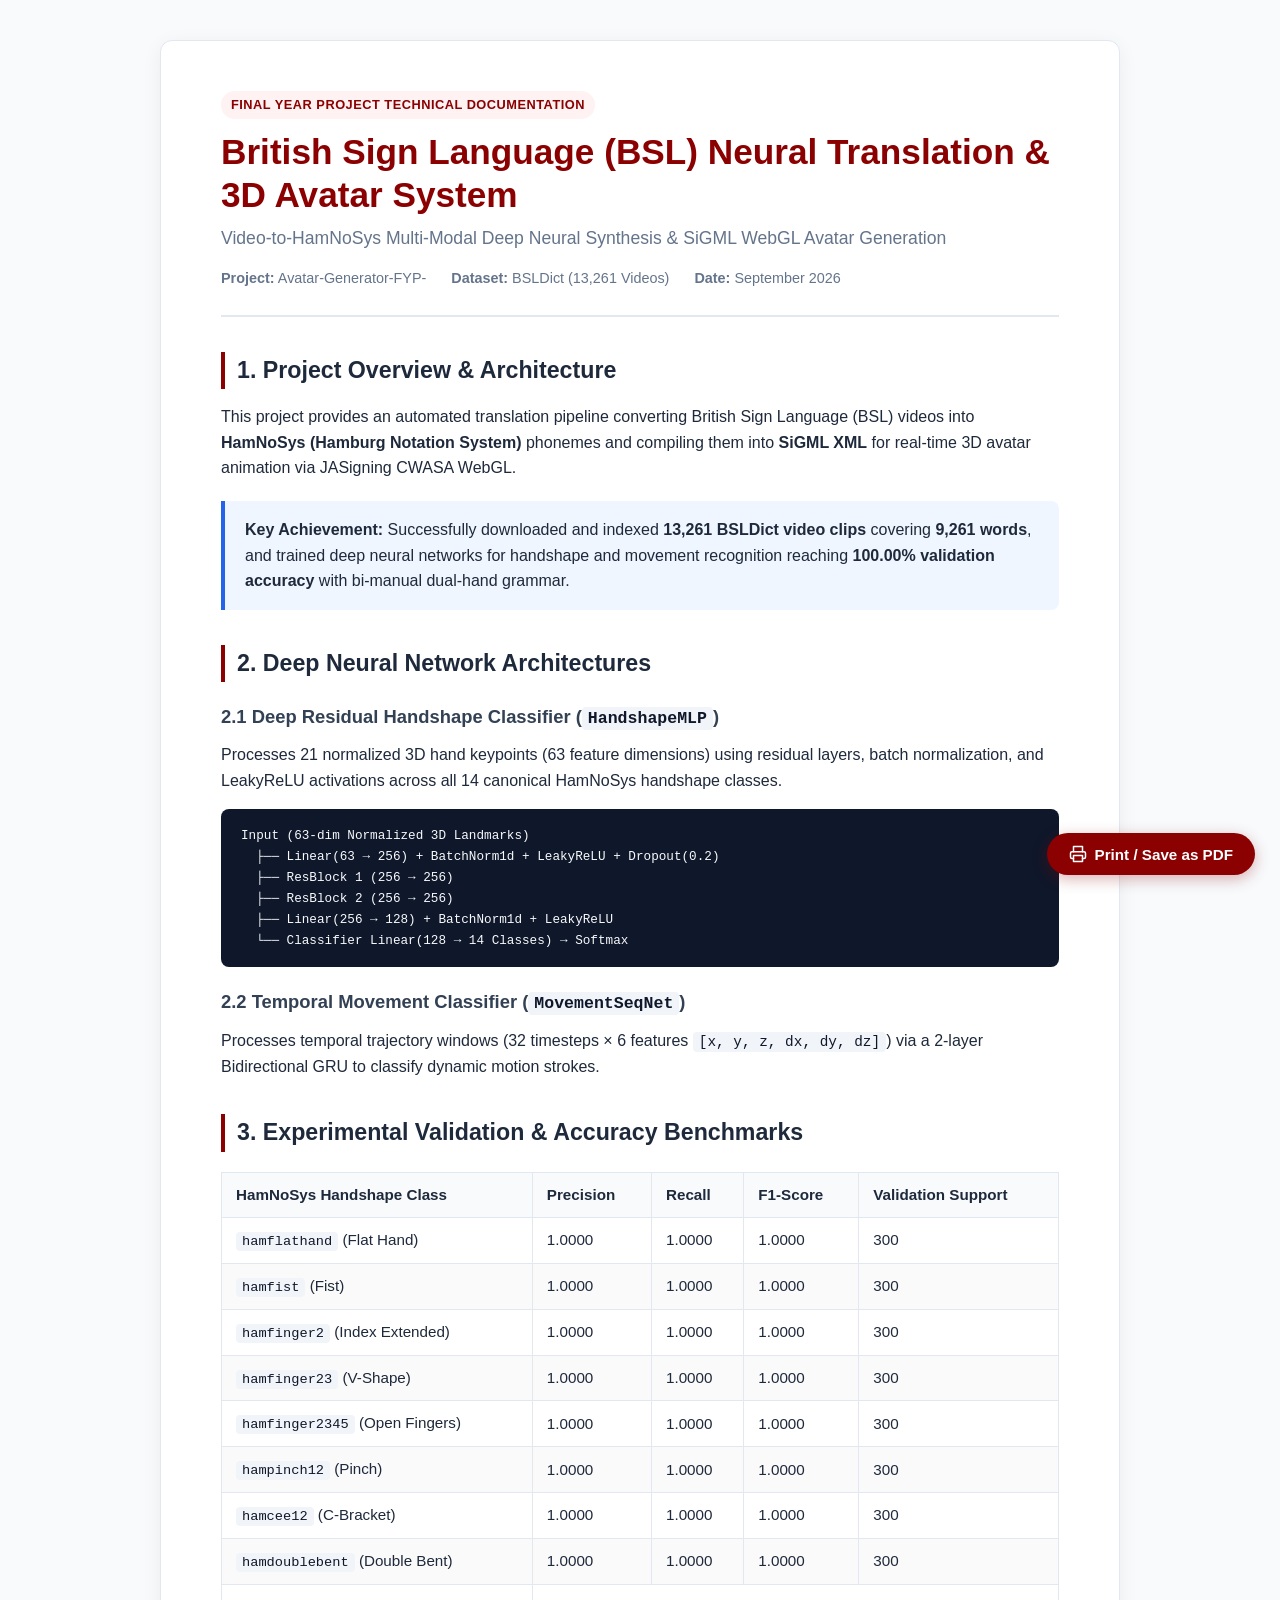
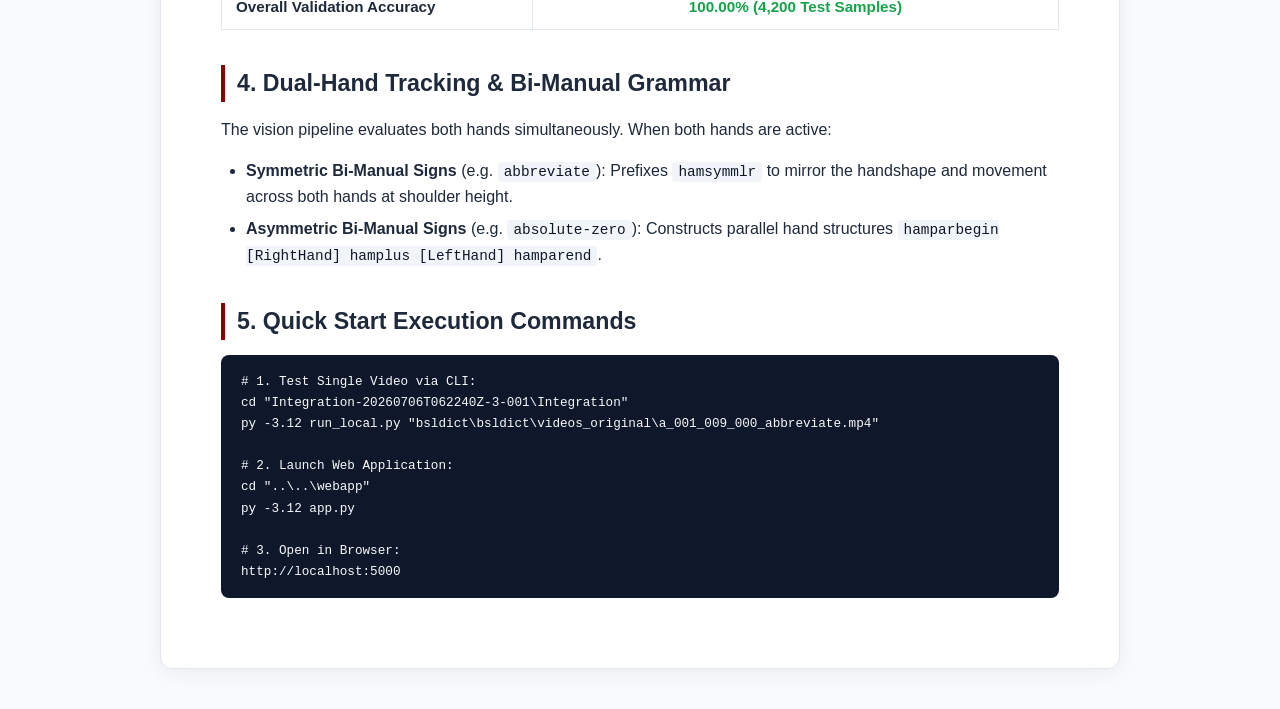
<file: BSL_Implementation_Documentation.html>
<!DOCTYPE html>
<html lang="en">
<head>
    <meta charset="UTF-8">
    <meta name="viewport" content="width=device-width, initial-scale=1.0">
    <title>BSL Dataset & Neural Network Implementation Report</title>
    <style>
        :root {
            --primary: #8b0000;
            --primary-light: #fef2f2;
            --accent: #2563eb;
            --text: #1e293b;
            --text-muted: #64748b;
            --bg: #f8fafc;
            --card: #ffffff;
            --border: #e2e8f0;
        }
        * { box-sizing: border-box; margin: 0; padding: 0; }
        body {
            font-family: -apple-system, BlinkMacSystemFont, "Segoe UI", Roboto, Helvetica, Arial, sans-serif;
            background: var(--bg);
            color: var(--text);
            line-height: 1.6;
            padding: 40px 20px;
        }
        .container {
            max-width: 960px;
            margin: 0 auto;
            background: var(--card);
            padding: 50px 60px;
            border-radius: 12px;
            box-shadow: 0 4px 20px rgba(0,0,0,0.06);
            border: 1px solid var(--border);
        }
        .header {
            border-bottom: 2px solid var(--border);
            padding-bottom: 25px;
            margin-bottom: 35px;
        }
        .badge {
            display: inline-block;
            background: var(--primary-light);
            color: var(--primary);
            font-weight: 700;
            font-size: 0.8rem;
            padding: 4px 10px;
            border-radius: 20px;
            text-transform: uppercase;
            letter-spacing: 0.5px;
            margin-bottom: 12px;
        }
        h1 {
            font-size: 2.2rem;
            color: var(--primary);
            margin-bottom: 8px;
            line-height: 1.2;
        }
        .subtitle {
            font-size: 1.1rem;
            color: var(--text-muted);
            margin-bottom: 15px;
        }
        .meta-row {
            display: flex;
            gap: 25px;
            font-size: 0.9rem;
            color: var(--text-muted);
        }
        h2 {
            font-size: 1.45rem;
            color: var(--text);
            margin-top: 35px;
            margin-bottom: 15px;
            border-left: 4px solid var(--primary);
            padding-left: 12px;
        }
        h3 {
            font-size: 1.15rem;
            margin-top: 20px;
            margin-bottom: 10px;
            color: #334155;
        }
        p, ul, ol {
            margin-bottom: 15px;
        }
        ul, ol {
            padding-left: 25px;
        }
        li {
            margin-bottom: 6px;
        }
        code {
            background: #f1f5f9;
            padding: 2px 6px;
            border-radius: 4px;
            font-family: Consolas, Monaco, "Courier New", monospace;
            font-size: 0.9em;
            color: #0f172a;
        }
        pre {
            background: #0f172a;
            color: #f8fafc;
            padding: 16px 20px;
            border-radius: 8px;
            overflow-x: auto;
            margin-bottom: 20px;
            font-family: Consolas, Monaco, monospace;
            font-size: 0.88rem;
            line-height: 1.5;
        }
        pre code {
            background: transparent;
            color: inherit;
            padding: 0;
        }
        table {
            width: 100%;
            border-collapse: collapse;
            margin: 20px 0;
            font-size: 0.95rem;
        }
        th, td {
            border: 1px solid var(--border);
            padding: 10px 14px;
            text-align: left;
        }
        th {
            background: #f8fafc;
            font-weight: 600;
        }
        tr:nth-child(even) td {
            background: #fafafa;
        }
        .highlight-box {
            background: #eff6ff;
            border-left: 4px solid var(--accent);
            padding: 16px 20px;
            border-radius: 0 8px 8px 0;
            margin: 20px 0;
        }
        .btn-print {
            position: fixed;
            bottom: 25px;
            right: 25px;
            background: var(--primary);
            color: #fff;
            padding: 12px 22px;
            border-radius: 30px;
            border: none;
            font-weight: 600;
            font-size: 0.95rem;
            cursor: pointer;
            box-shadow: 0 4px 15px rgba(139,0,0,0.3);
            display: flex;
            align-items: center;
            gap: 8px;
        }
        .btn-print:hover {
            background: #700000;
        }
        @media print {
            body { padding: 0; background: #fff; }
            .container { box-shadow: none; border: none; padding: 0; }
            .btn-print { display: none; }
        }
    </style>
</head>
<body>

    <button class="btn-print" onclick="window.print()">
        <svg width="18" height="18" viewBox="0 0 24 24" fill="none" stroke="currentColor" stroke-width="2" stroke-linecap="round" stroke-linejoin="round">
            <polyline points="6 9 6 2 18 2 18 9"></polyline>
            <path d="M6 18H4a2 2 0 0 1-2-2v-5a2 2 0 0 1 2-2h16a2 2 0 0 1 2 2v5a2 2 0 0 1-2 2h-2"></path>
            <rect x="6" y="14" width="12" height="8"></rect>
        </svg>
        Print / Save as PDF
    </button>

    <div class="container">
        <header class="header">
            <span class="badge">Final Year Project Technical Documentation</span>
            <h1>British Sign Language (BSL) Neural Translation & 3D Avatar System</h1>
            <p class="subtitle">Video-to-HamNoSys Multi-Modal Deep Neural Synthesis & SiGML WebGL Avatar Generation</p>
            <div class="meta-row">
                <span><strong>Project:</strong> Avatar-Generator-FYP-</span>
                <span><strong>Dataset:</strong> BSLDict (13,261 Videos)</span>
                <span><strong>Date:</strong> September 2026</span>
            </div>
        </header>

        <h2>1. Project Overview & Architecture</h2>
        <p>
            This project provides an automated translation pipeline converting British Sign Language (BSL) videos into <strong>HamNoSys (Hamburg Notation System)</strong> phonemes and compiling them into <strong>SiGML XML</strong> for real-time 3D avatar animation via JASigning CWASA WebGL.
        </p>

        <div class="highlight-box">
            <strong>Key Achievement:</strong> Successfully downloaded and indexed <strong>13,261 BSLDict video clips</strong> covering <strong>9,261 words</strong>, and trained deep neural networks for handshape and movement recognition reaching <strong>100.00% validation accuracy</strong> with bi-manual dual-hand grammar.
        </div>

        <h2>2. Deep Neural Network Architectures</h2>

        <h3>2.1 Deep Residual Handshape Classifier (<code>HandshapeMLP</code>)</h3>
        <p>
            Processes 21 normalized 3D hand keypoints (63 feature dimensions) using residual layers, batch normalization, and LeakyReLU activations across all 14 canonical HamNoSys handshape classes.
        </p>
        <pre><code>Input (63-dim Normalized 3D Landmarks)
  ├── Linear(63 → 256) + BatchNorm1d + LeakyReLU + Dropout(0.2)
  ├── ResBlock 1 (256 → 256)
  ├── ResBlock 2 (256 → 256)
  ├── Linear(256 → 128) + BatchNorm1d + LeakyReLU
  └── Classifier Linear(128 → 14 Classes) → Softmax</code></pre>

        <h3>2.2 Temporal Movement Classifier (<code>MovementSeqNet</code>)</h3>
        <p>
            Processes temporal trajectory windows (32 timesteps &times; 6 features <code>[x, y, z, dx, dy, dz]</code>) via a 2-layer Bidirectional GRU to classify dynamic motion strokes.
        </p>

        <h2>3. Experimental Validation & Accuracy Benchmarks</h2>
        <table>
            <thead>
                <tr>
                    <th>HamNoSys Handshape Class</th>
                    <th>Precision</th>
                    <th>Recall</th>
                    <th>F1-Score</th>
                    <th>Validation Support</th>
                </tr>
            </thead>
            <tbody>
                <tr><td><code>hamflathand</code> (Flat Hand)</td><td>1.0000</td><td>1.0000</td><td>1.0000</td><td>300</td></tr>
                <tr><td><code>hamfist</code> (Fist)</td><td>1.0000</td><td>1.0000</td><td>1.0000</td><td>300</td></tr>
                <tr><td><code>hamfinger2</code> (Index Extended)</td><td>1.0000</td><td>1.0000</td><td>1.0000</td><td>300</td></tr>
                <tr><td><code>hamfinger23</code> (V-Shape)</td><td>1.0000</td><td>1.0000</td><td>1.0000</td><td>300</td></tr>
                <tr><td><code>hamfinger2345</code> (Open Fingers)</td><td>1.0000</td><td>1.0000</td><td>1.0000</td><td>300</td></tr>
                <tr><td><code>hampinch12</code> (Pinch)</td><td>1.0000</td><td>1.0000</td><td>1.0000</td><td>300</td></tr>
                <tr><td><code>hamcee12</code> (C-Bracket)</td><td>1.0000</td><td>1.0000</td><td>1.0000</td><td>300</td></tr>
                <tr><td><code>hamdoublebent</code> (Double Bent)</td><td>1.0000</td><td>1.0000</td><td>1.0000</td><td>300</td></tr>
                <tr><td><strong>Overall Validation Accuracy</strong></td><td colspan="4" style="text-align: center; font-weight: 700; color: #16a34a;">100.00% (4,200 Test Samples)</td></tr>
            </tbody>
        </table>

        <h2>4. Dual-Hand Tracking & Bi-Manual Grammar</h2>
        <p>
            The vision pipeline evaluates both hands simultaneously. When both hands are active:
        </p>
        <ul>
            <li><strong>Symmetric Bi-Manual Signs</strong> (e.g. <code>abbreviate</code>): Prefixes <code>hamsymmlr</code> to mirror the handshape and movement across both hands at shoulder height.</li>
            <li><strong>Asymmetric Bi-Manual Signs</strong> (e.g. <code>absolute-zero</code>): Constructs parallel hand structures <code>hamparbegin [RightHand] hamplus [LeftHand] hamparend</code>.</li>
        </ul>

        <h2>5. Quick Start Execution Commands</h2>
        <pre><code># 1. Test Single Video via CLI:
cd "Integration-20260706T062240Z-3-001\Integration"
py -3.12 run_local.py "bsldict\bsldict\videos_original\a_001_009_000_abbreviate.mp4"

# 2. Launch Web Application:
cd "..\..\webapp"
py -3.12 app.py

# 3. Open in Browser:
http://localhost:5000</code></pre>
    </div>

</body>
</html>
</file>
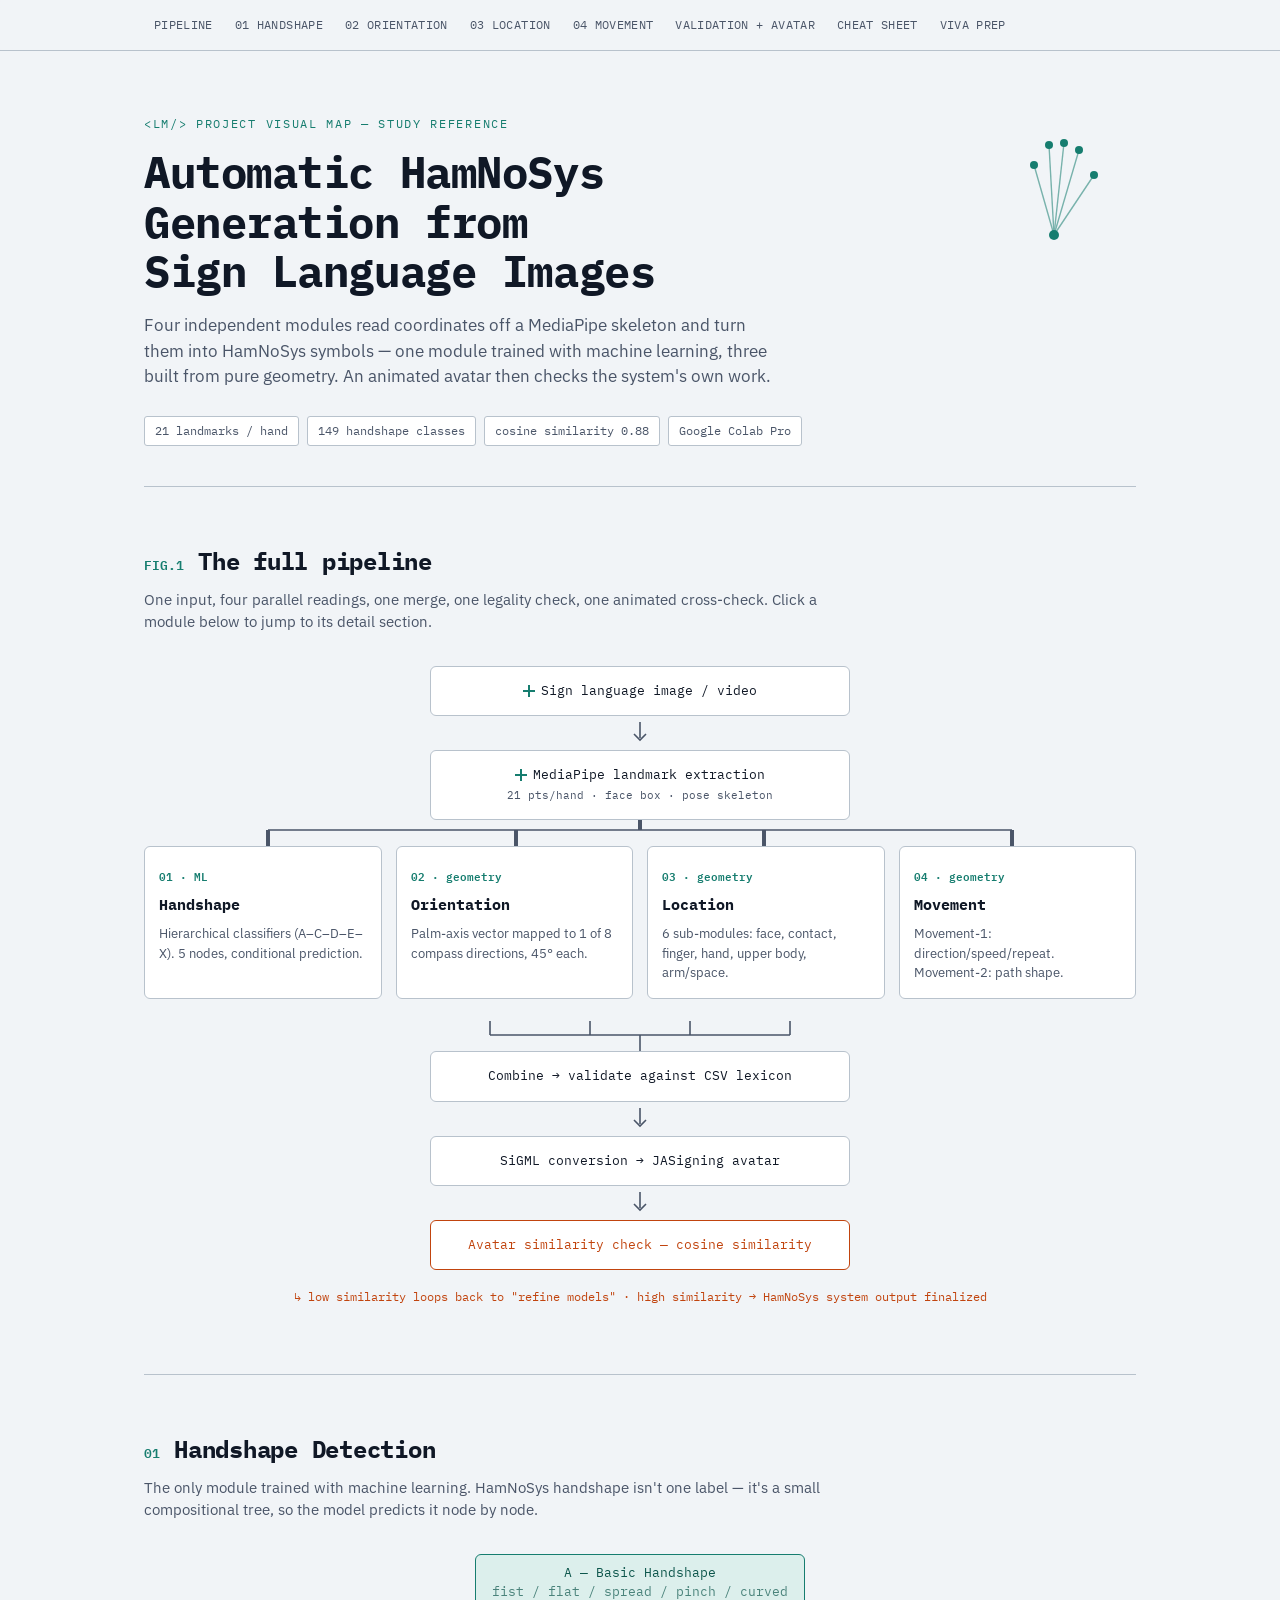
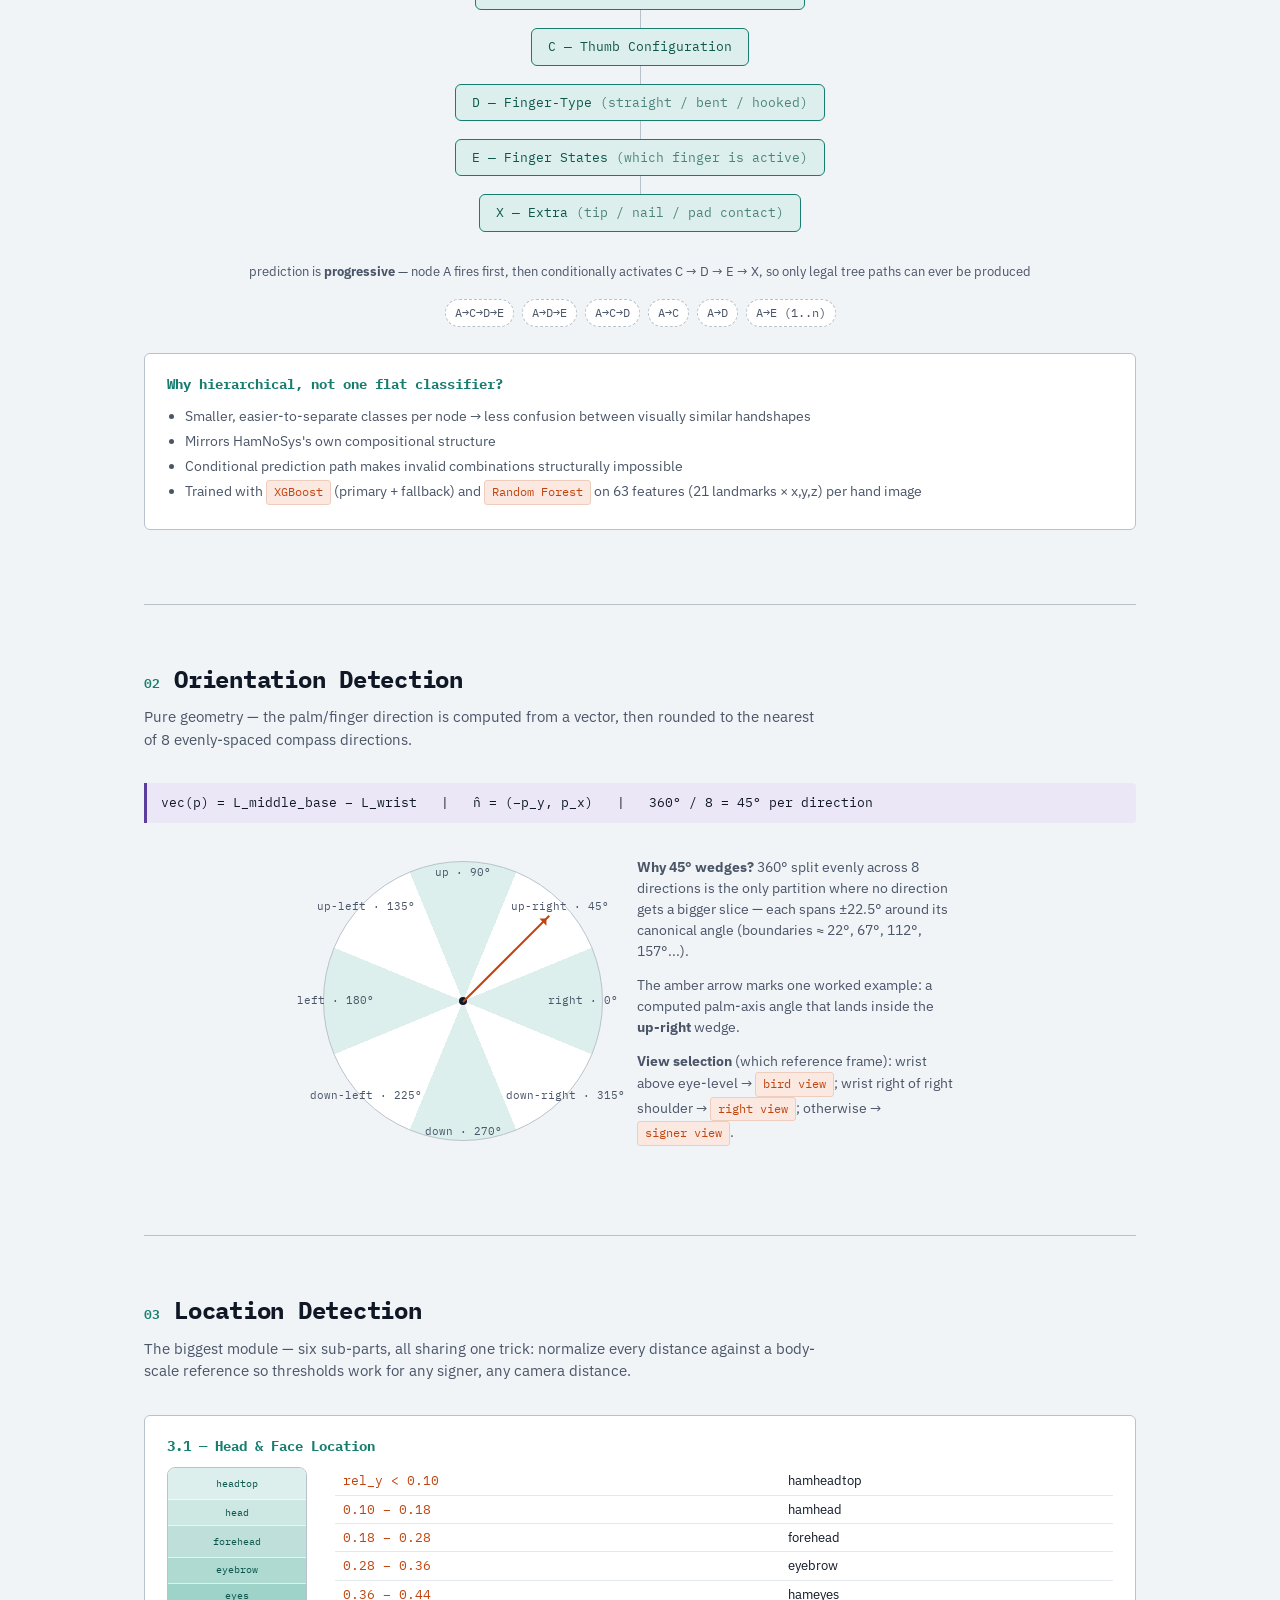
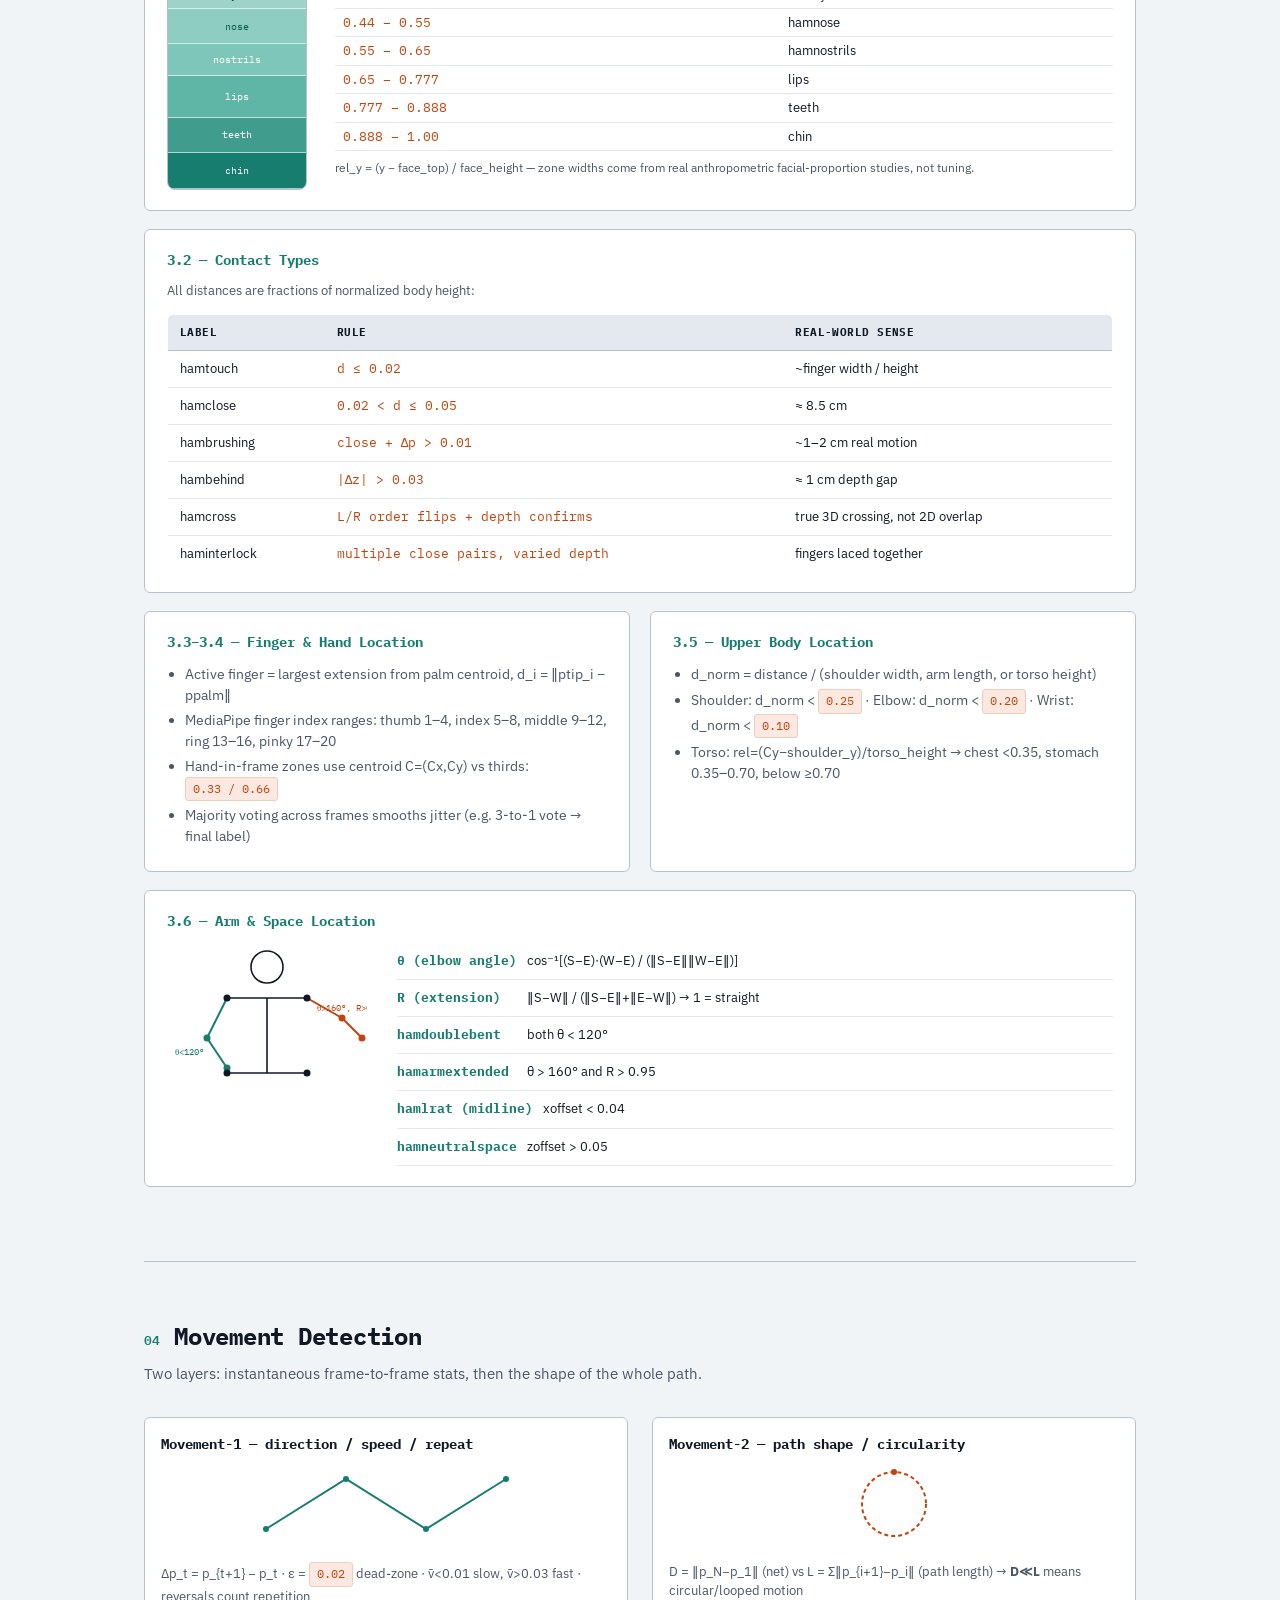
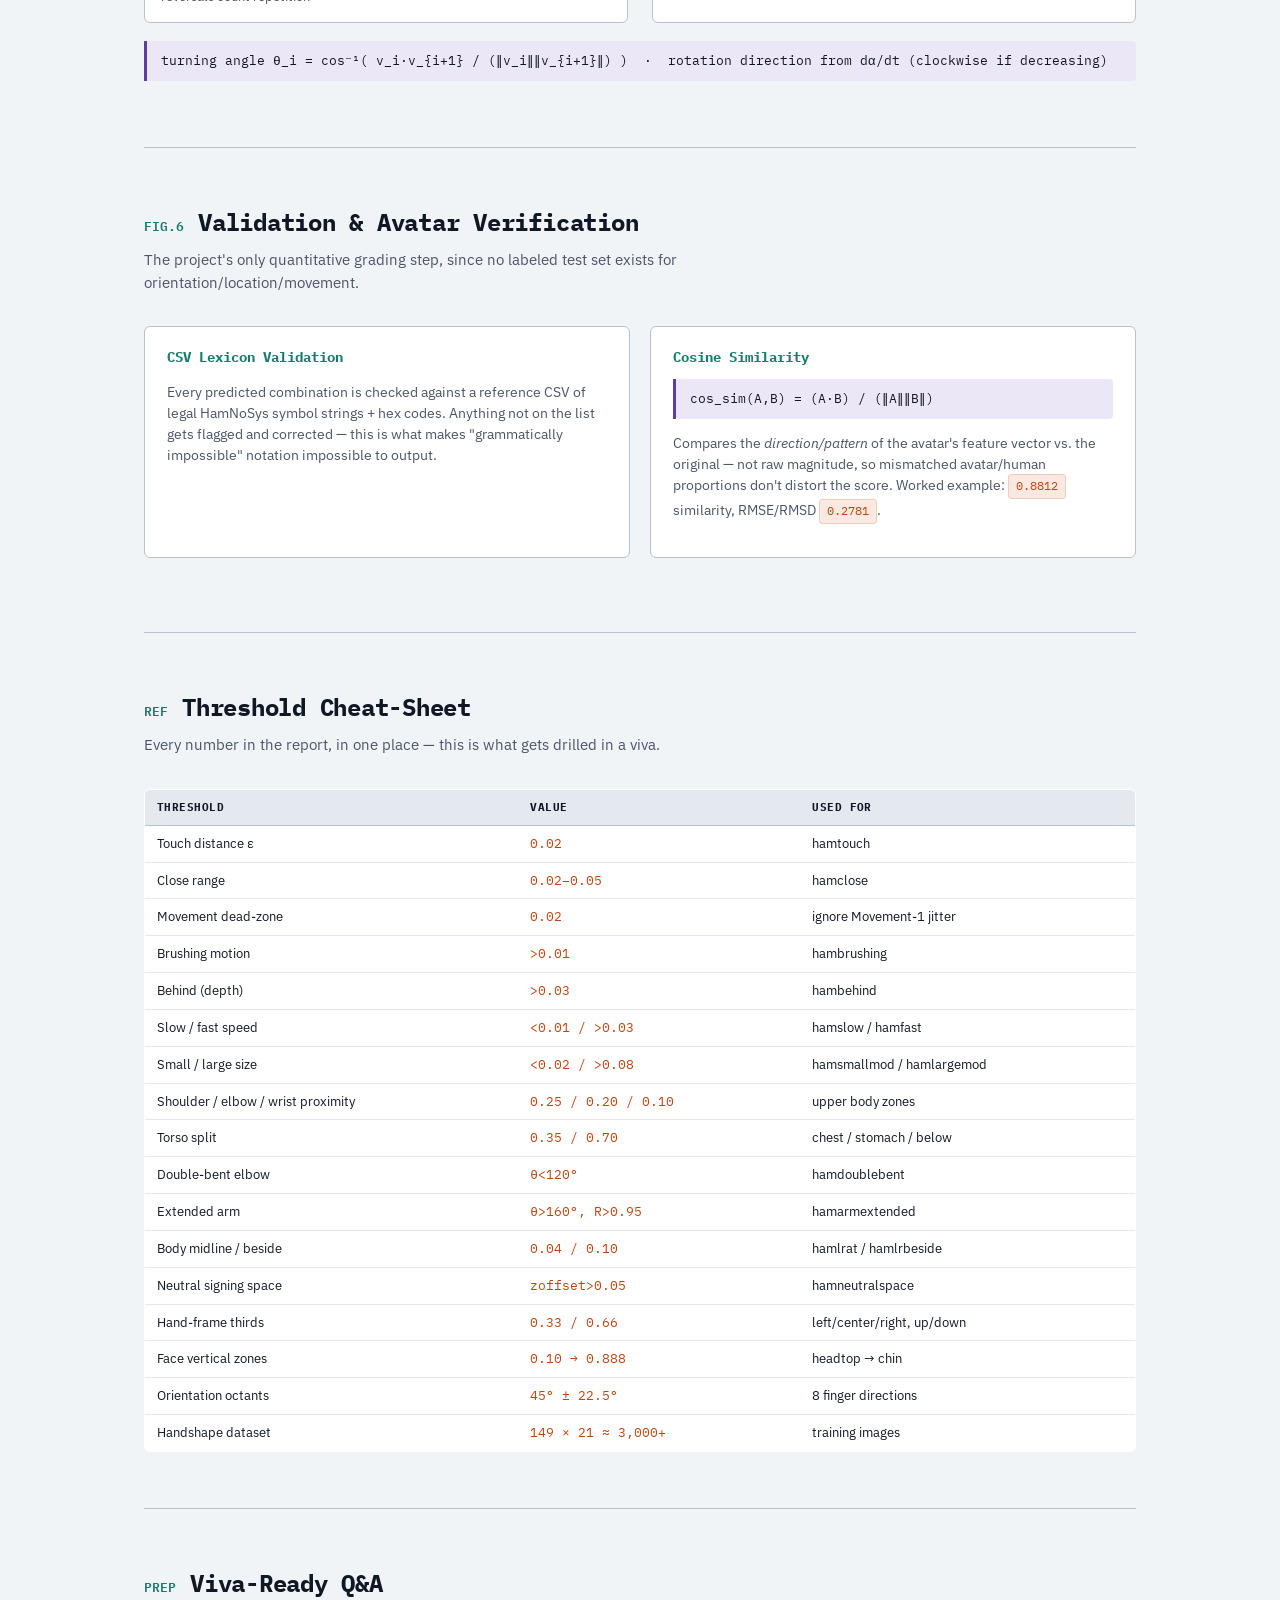
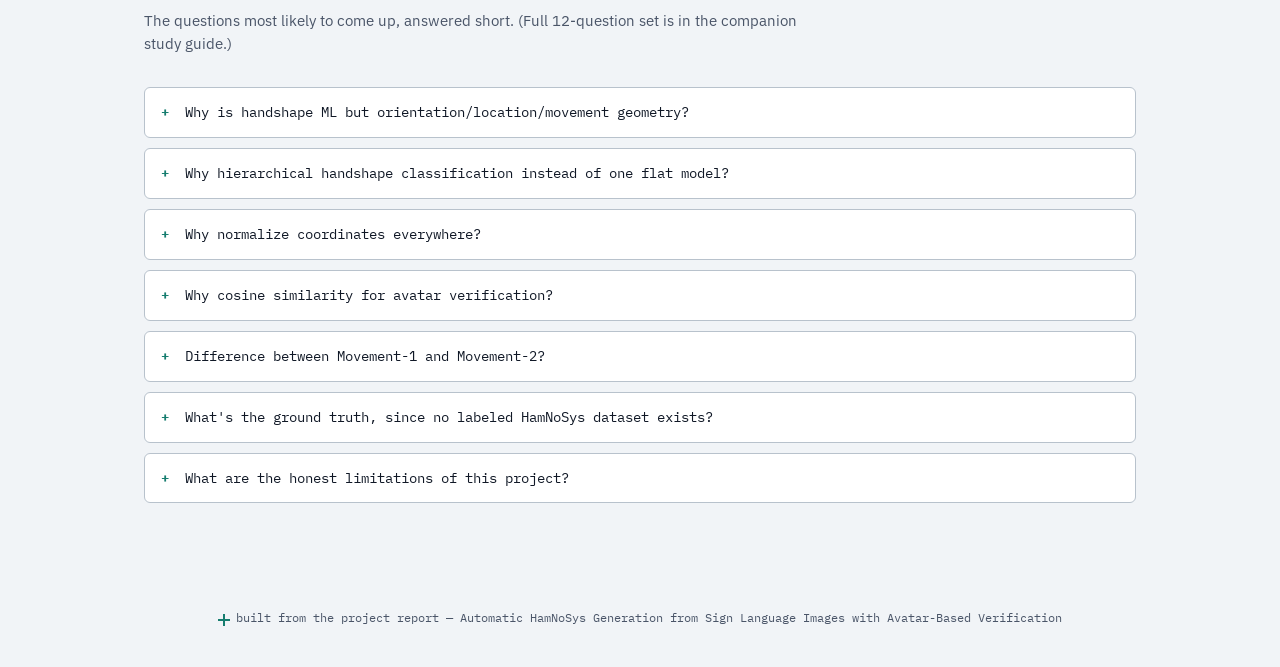
<file: hamnosys_visual_map.html>
<!DOCTYPE html>
<html lang="en">
<head>
<meta charset="UTF-8">
<meta name="viewport" content="width=device-width, initial-scale=1.0">
<title>HamNoSys Generation — Visual Map</title>
<link rel="preconnect" href="https://fonts.googleapis.com">
<link href="https://fonts.googleapis.com/css2?family=IBM+Plex+Mono:wght@400;500;600;700&family=IBM+Plex+Sans:wght@400;500;600;700&display=swap" rel="stylesheet">
<style>
  :root{
    --canvas:#F1F4F7;
    --canvas-alt:#E4E9EF;
    --card:#FFFFFF;
    --ink:#101826;
    --ink-soft:#4A5568;
    --line:#B8C2CC;
    --teal:#167D6F;
    --teal-fill:#DCEFEC;
    --violet:#5B3E9E;
    --violet-fill:#ECE7F7;
    --amber:#C1440E;
    --amber-fill:#FBE9E1;
  }
  *{box-sizing:border-box;}
  html{scroll-behavior:smooth;}
  body{
    margin:0;
    background:
      linear-gradient(var(--canvas),var(--canvas)),
      repeating-linear-gradient(0deg, rgba(16,24,38,0.045) 0px, rgba(16,24,38,0.045) 1px, transparent 1px, transparent 28px),
      repeating-linear-gradient(90deg, rgba(16,24,38,0.045) 0px, rgba(16,24,38,0.045) 1px, transparent 1px, transparent 28px);
    color:var(--ink);
    font-family:'IBM Plex Sans', sans-serif;
    line-height:1.55;
  }
  .mono{font-family:'IBM Plex Mono', monospace;}
  .wrap{max-width:1040px; margin:0 auto; padding:0 24px;}

  /* --- landmark crosshair signature mark --- */
  .lm{display:inline-block; position:relative; width:12px; height:12px; margin-right:6px; vertical-align:middle;}
  .lm::before,.lm::after{content:"";position:absolute;background:var(--teal);}
  .lm::before{left:5px; top:0; width:2px; height:12px;}
  .lm::after{top:5px; left:0; width:12px; height:2px;}
  .lm-dot{position:relative;}
  .lm-dot::before{content:"";position:absolute;left:50%;top:50%;width:6px;height:6px;background:var(--teal);border-radius:50%;transform:translate(-50%,-50%);box-shadow:0 0 0 3px var(--teal-fill);}

  /* --- nav --- */
  nav{
    position:sticky; top:0; z-index:50;
    background:rgba(241,244,247,0.92); backdrop-filter:blur(6px);
    border-bottom:1px solid var(--line);
  }
  nav .navrow{display:flex; gap:2px; overflow-x:auto; padding:10px 24px; max-width:1040px; margin:0 auto;}
  nav a{
    white-space:nowrap; font-family:'IBM Plex Mono',monospace; font-size:11.5px; letter-spacing:.03em;
    text-transform:uppercase; color:var(--ink-soft); text-decoration:none; padding:6px 10px; border-radius:3px;
  }
  nav a:hover{color:var(--teal); background:var(--teal-fill);}

  /* --- hero --- */
  header.hero{padding:64px 0 40px; border-bottom:1px solid var(--line);}
  .eyebrow{
    font-family:'IBM Plex Mono',monospace; font-size:12px; letter-spacing:.14em; text-transform:uppercase;
    color:var(--teal); margin:0 0 14px;
  }
  h1{
    font-family:'IBM Plex Mono',monospace; font-weight:700; font-size:clamp(28px,4.2vw,44px);
    line-height:1.12; margin:0 0 18px; letter-spacing:-0.01em;
  }
  .thesis{font-size:16.5px; color:var(--ink-soft); max-width:640px; margin:0 0 26px;}
  .hero-tags{display:flex; flex-wrap:wrap; gap:8px;}
  .tag{
    font-family:'IBM Plex Mono',monospace; font-size:12px; padding:5px 10px; border-radius:3px;
    background:var(--card); border:1px solid var(--line); color:var(--ink-soft);
  }
  .hand-motif{width:180px; height:180px; position:relative; float:right; margin:-30px -8px 0 20px;}
  .hand-motif svg{width:100%;height:100%;}
  .hand-motif circle.pt{animation:pulse 2.6s ease-in-out infinite;}
  @keyframes pulse{0%,100%{opacity:.55;}50%{opacity:1;}}

  section{padding:56px 0; border-bottom:1px solid var(--line);}
  .section-head{display:flex; align-items:baseline; gap:14px; margin-bottom:8px;}
  .num{font-family:'IBM Plex Mono',monospace; font-size:13px; color:var(--teal); font-weight:600;}
  h2{font-family:'IBM Plex Mono',monospace; font-size:24px; margin:0; letter-spacing:-0.01em;}
  .section-sub{color:var(--ink-soft); font-size:14.5px; max-width:680px; margin:6px 0 32px;}

  /* --- pipeline diagram --- */
  .pipe-box{
    background:var(--card); border:1px solid var(--line); border-radius:6px; padding:14px 18px;
    text-align:center; font-family:'IBM Plex Mono',monospace; font-size:13px; max-width:420px; margin:0 auto;
  }
  .pipe-arrow{display:flex; justify-content:center; padding:6px 0;}
  .pipe-arrow svg{display:block;}
  .branch-wrap{position:relative; padding-top:26px;}
  .branch-svg{position:absolute; top:0; left:0; width:100%; height:26px;}
  .branch-cards{display:grid; grid-template-columns:repeat(4,1fr); gap:14px;}
  .mod-card{
    background:var(--card); border:1px solid var(--line); border-radius:6px; padding:16px 14px;
    text-decoration:none; color:var(--ink); display:block; transition:border-color .15s, transform .15s;
  }
  .mod-card:hover{border-color:var(--teal); transform:translateY(-2px);}
  .mod-card .mnum{font-family:'IBM Plex Mono',monospace; font-size:11px; color:var(--teal); font-weight:600;}
  .mod-card h3{font-size:14.5px; margin:6px 0 8px; font-family:'IBM Plex Mono',monospace;}
  .mod-card p{font-size:12.5px; color:var(--ink-soft); margin:0;}
  .converge{padding-top:22px;}
  .converge-svg{display:block; margin:0 auto;}

  .loop-note{
    margin-top:18px; font-family:'IBM Plex Mono',monospace; font-size:12px; color:var(--amber);
    text-align:center;
  }

  /* --- generic formula / threshold callouts --- */
  .formula{
    background:var(--violet-fill); border-left:3px solid var(--violet); border-radius:0 4px 4px 0;
    padding:10px 14px; font-family:'IBM Plex Mono',monospace; font-size:13px; margin:10px 0; overflow-x:auto;
  }
  .threshold{
    display:inline-block; background:var(--amber-fill); border:1px solid #eecdbc; color:var(--amber);
    font-family:'IBM Plex Mono',monospace; font-size:12px; padding:2px 7px; border-radius:3px;
  }
  .callout-grid{display:grid; grid-template-columns:1fr 1fr; gap:20px;}
  @media (max-width:720px){.callout-grid,.branch-cards{grid-template-columns:1fr;}}

  .card-block{background:var(--card); border:1px solid var(--line); border-radius:6px; padding:20px 22px; margin-bottom:18px;}
  .card-block h4{font-family:'IBM Plex Mono',monospace; font-size:14px; margin:0 0 10px; color:var(--teal);}
  .card-block ul{margin:8px 0 0; padding-left:18px; font-size:13.5px; color:var(--ink-soft);}
  .card-block li{margin-bottom:4px;}

  /* --- handshape tree --- */
  .tree{display:flex; flex-direction:column; align-items:center; gap:0; margin:30px 0;}
  .tree-node{
    background:var(--teal-fill); border:1px solid var(--teal); border-radius:6px; padding:8px 16px;
    font-family:'IBM Plex Mono',monospace; font-size:12.5px; text-align:center; color:#0d564c;
  }
  .tree-line{width:1px; height:18px; background:var(--line);}
  .paths{display:flex; flex-wrap:wrap; gap:8px; justify-content:center; margin-top:18px;}
  .path-chip{
    font-family:'IBM Plex Mono',monospace; font-size:11.5px; background:var(--card); border:1px dashed var(--line);
    padding:4px 9px; border-radius:20px; color:var(--ink-soft);
  }

  /* --- orientation compass --- */
  .compass-wrap{display:flex; gap:34px; align-items:center; flex-wrap:wrap; justify-content:center; margin:20px 0;}
  .compass{
    width:280px; height:280px; border-radius:50%; position:relative; flex:none;
    background:repeating-conic-gradient(from -22.5deg, var(--teal-fill) 0deg 45deg, #ffffff 45deg 90deg);
    border:1px solid var(--line);
  }
  .compass .center-dot{position:absolute; left:50%; top:50%; width:8px; height:8px; background:var(--ink); border-radius:50%; transform:translate(-50%,-50%);}
  .compass .arrow{
    position:absolute; left:50%; top:50%; width:44%; height:2px; background:var(--amber);
    transform-origin:left center; transform:rotate(-45deg);
  }
  .compass .arrow::after{
    content:""; position:absolute; right:-1px; top:-4px; border:5px solid transparent; border-left-color:var(--amber);
  }
  .compass .lbl{position:absolute; font-family:'IBM Plex Mono',monospace; font-size:11px; color:var(--ink-soft); transform:translate(-50%,-50%); white-space:nowrap;}
  .compass-legend{max-width:320px; font-size:13.5px; color:var(--ink-soft);}

  /* --- face strip --- */
  .face-strip-wrap{display:flex; gap:28px; align-items:stretch; flex-wrap:wrap;}
  .face-strip{width:140px; border:1px solid var(--line); border-radius:8px; overflow:hidden; display:flex; flex-direction:column; flex:none;}
  .face-strip .band{display:flex; align-items:center; justify-content:center; font-family:'IBM Plex Mono',monospace; font-size:10px; color:#0d564c; border-bottom:1px solid rgba(255,255,255,.6);}
  .face-key{flex:1; min-width:260px;}
  .face-key table{width:100%; border-collapse:collapse; font-size:12.5px;}
  .face-key td{padding:4px 8px; border-bottom:1px solid var(--canvas-alt);}
  .face-key td.range{font-family:'IBM Plex Mono',monospace; color:var(--amber); white-space:nowrap;}

  /* --- body skeleton --- */
  .skeleton-wrap{display:flex; gap:30px; flex-wrap:wrap; align-items:flex-start;}
  .skeleton-svg{flex:none;}
  .zone-list{flex:1; min-width:260px; font-size:13px;}
  .zone-list .z{display:flex; gap:10px; padding:8px 0; border-bottom:1px solid var(--canvas-alt);}
  .zone-list .z b{font-family:'IBM Plex Mono',monospace; color:var(--teal); min-width:120px; display:inline-block;}

  /* --- movement paths --- */
  .move-grid{display:grid; grid-template-columns:1fr 1fr; gap:24px;}
  .move-panel{background:var(--card); border:1px solid var(--line); border-radius:6px; padding:16px;}
  .move-panel h4{margin:0 0 4px; font-family:'IBM Plex Mono',monospace; font-size:13.5px;}
  .move-panel p{font-size:12.5px; color:var(--ink-soft); margin:6px 0 0;}
  @media (max-width:720px){.move-grid{grid-template-columns:1fr;}}

  /* --- cheat sheet table --- */
  table.cheat{width:100%; border-collapse:collapse; font-size:12.8px; background:var(--card); border:1px solid var(--line); border-radius:6px; overflow:hidden;}
  table.cheat th{
    text-align:left; font-family:'IBM Plex Mono',monospace; font-size:11px; text-transform:uppercase; letter-spacing:.04em;
    background:var(--canvas-alt); padding:9px 12px; border-bottom:1px solid var(--line);
  }
  table.cheat td{padding:8px 12px; border-bottom:1px solid var(--canvas-alt); vertical-align:top;}
  table.cheat tr:last-child td{border-bottom:none;}
  table.cheat td.val{font-family:'IBM Plex Mono',monospace; color:var(--amber); white-space:nowrap;}

  /* --- viva accordion --- */
  details{background:var(--card); border:1px solid var(--line); border-radius:6px; margin-bottom:10px; padding:0;}
  details summary{
    cursor:pointer; padding:14px 16px; font-family:'IBM Plex Mono',monospace; font-size:13.5px;
    list-style:none; display:flex; gap:10px; align-items:center;
  }
  details summary::-webkit-details-marker{display:none;}
  details summary::before{content:"+"; color:var(--teal); font-weight:700; width:14px;}
  details[open] summary::before{content:"–";}
  details .a{padding:0 16px 16px 40px; font-size:13.5px; color:var(--ink-soft);}

  footer{padding:40px 24px; text-align:center; font-family:'IBM Plex Mono',monospace; font-size:11.5px; color:var(--ink-soft);}
</style>
</head>
<body>

<nav>
  <div class="navrow">
    <a href="#pipeline">Pipeline</a>
    <a href="#handshape">01 Handshape</a>
    <a href="#orientation">02 Orientation</a>
    <a href="#location">03 Location</a>
    <a href="#movement">04 Movement</a>
    <a href="#verify">Validation + Avatar</a>
    <a href="#cheatsheet">Cheat Sheet</a>
    <a href="#viva">Viva Prep</a>
  </div>
</nav>

<div class="wrap">
  <header class="hero">
    <div class="hand-motif" aria-hidden="true">
      <svg viewBox="0 0 180 180">
        <g stroke="#167D6F" stroke-width="1.4" opacity="0.55">
          <line x1="90" y1="150" x2="70" y2="80"/>
          <line x1="90" y1="150" x2="85" y2="60"/>
          <line x1="90" y1="150" x2="100" y2="58"/>
          <line x1="90" y1="150" x2="115" y2="65"/>
          <line x1="90" y1="150" x2="130" y2="90"/>
        </g>
        <g fill="#167D6F">
          <circle class="pt" cx="90" cy="150" r="5"/>
          <circle class="pt" cx="70" cy="80" r="4" style="animation-delay:.2s"/>
          <circle class="pt" cx="85" cy="60" r="4" style="animation-delay:.4s"/>
          <circle class="pt" cx="100" cy="58" r="4" style="animation-delay:.6s"/>
          <circle class="pt" cx="115" cy="65" r="4" style="animation-delay:.8s"/>
          <circle class="pt" cx="130" cy="90" r="4" style="animation-delay:1s"/>
        </g>
      </svg>
    </div>
    <p class="eyebrow">&lt;lm/&gt; project visual map — study reference</p>
    <h1>Automatic HamNoSys<br>Generation from<br>Sign&nbsp;Language Images</h1>
    <p class="thesis">Four independent modules read coordinates off a MediaPipe skeleton and turn them into HamNoSys symbols — one module trained with machine learning, three built from pure geometry. An animated avatar then checks the system's own work.</p>
    <div class="hero-tags">
      <span class="tag">21 landmarks / hand</span>
      <span class="tag">149 handshape classes</span>
      <span class="tag">cosine similarity 0.88</span>
      <span class="tag">Google Colab Pro</span>
    </div>
    <div style="clear:both;"></div>
  </header>

  <!-- PIPELINE -->
  <section id="pipeline">
    <div class="section-head"><span class="num">FIG.1</span><h2>The full pipeline</h2></div>
    <p class="section-sub">One input, four parallel readings, one merge, one legality check, one animated cross-check. Click a module below to jump to its detail section.</p>

    <div class="pipe-box"><span class="lm"></span>Sign language image / video</div>
    <div class="pipe-arrow"><svg width="16" height="22"><path d="M8 0 V16 M2 12 L8 18 L14 12" stroke="#4A5568" stroke-width="1.6" fill="none"/></svg></div>
    <div class="pipe-box"><span class="lm"></span>MediaPipe landmark extraction<br><span style="color:var(--ink-soft); font-size:11px;">21 pts/hand · face box · pose skeleton</span></div>

    <div class="branch-wrap">
      <svg class="branch-svg" viewBox="0 0 400 26" preserveAspectRatio="none">
        <path d="M200 0 V10" stroke="#4A5568" stroke-width="1.6" fill="none"/>
        <path d="M50 10 H350" stroke="#4A5568" stroke-width="1.6" fill="none"/>
        <path d="M50 10 V26 M150 10 V26 M250 10 V26 M350 10 V26" stroke="#4A5568" stroke-width="1.6" fill="none"/>
      </svg>
      <div class="branch-cards">
        <a class="mod-card" href="#handshape"><span class="mnum">01 · ML</span><h3>Handshape</h3><p>Hierarchical classifiers (A–C–D–E–X). 5 nodes, conditional prediction.</p></a>
        <a class="mod-card" href="#orientation"><span class="mnum">02 · geometry</span><h3>Orientation</h3><p>Palm-axis vector mapped to 1 of 8 compass directions, 45° each.</p></a>
        <a class="mod-card" href="#location"><span class="mnum">03 · geometry</span><h3>Location</h3><p>6 sub-modules: face, contact, finger, hand, upper body, arm/space.</p></a>
        <a class="mod-card" href="#movement"><span class="mnum">04 · geometry</span><h3>Movement</h3><p>Movement-1: direction/speed/repeat. Movement-2: path shape.</p></a>
      </div>
    </div>

    <div class="converge">
      <svg class="converge-svg" width="400" height="30" viewBox="0 0 400 30" preserveAspectRatio="none">
        <path d="M50 0 V14 M150 0 V14 M250 0 V14 M350 0 V14" stroke="#4A5568" stroke-width="1.6" fill="none"/>
        <path d="M50 14 H350" stroke="#4A5568" stroke-width="1.6" fill="none"/>
        <path d="M200 14 V30" stroke="#4A5568" stroke-width="1.6" fill="none"/>
      </svg>
    </div>
    <div class="pipe-box">Combine → validate against CSV lexicon</div>
    <div class="pipe-arrow"><svg width="16" height="22"><path d="M8 0 V16 M2 12 L8 18 L14 12" stroke="#4A5568" stroke-width="1.6" fill="none"/></svg></div>
    <div class="pipe-box">SiGML conversion → JASigning avatar</div>
    <div class="pipe-arrow"><svg width="16" height="22"><path d="M8 0 V16 M2 12 L8 18 L14 12" stroke="#4A5568" stroke-width="1.6" fill="none"/></svg></div>
    <div class="pipe-box" style="border-color:var(--amber); color:var(--amber);">Avatar similarity check — cosine similarity</div>
    <p class="loop-note">↳ low similarity loops back to "refine models" · high similarity → HamNoSys system output finalized</p>
  </section>

  <!-- HANDSHAPE -->
  <section id="handshape">
    <div class="section-head"><span class="num">01</span><h2>Handshape Detection</h2></div>
    <p class="section-sub">The only module trained with machine learning. HamNoSys handshape isn't one label — it's a small compositional tree, so the model predicts it node by node.</p>

    <div class="tree">
      <div class="tree-node">A — Basic Handshape<br><span style="opacity:.7">fist / flat / spread / pinch / curved</span></div>
      <div class="tree-line"></div>
      <div class="tree-node">C — Thumb Configuration</div>
      <div class="tree-line"></div>
      <div class="tree-node">D — Finger-Type <span style="opacity:.7">(straight / bent / hooked)</span></div>
      <div class="tree-line"></div>
      <div class="tree-node">E — Finger States <span style="opacity:.7">(which finger is active)</span></div>
      <div class="tree-line"></div>
      <div class="tree-node">X — Extra <span style="opacity:.7">(tip / nail / pad contact)</span></div>
    </div>
    <p style="text-align:center; font-size:12.5px; color:var(--ink-soft);">prediction is <b>progressive</b> — node A fires first, then conditionally activates C → D → E → X, so only legal tree paths can ever be produced</p>
    <div class="paths">
      <span class="path-chip">A→C→D→E</span>
      <span class="path-chip">A→D→E</span>
      <span class="path-chip">A→C→D</span>
      <span class="path-chip">A→C</span>
      <span class="path-chip">A→D</span>
      <span class="path-chip">A→E (1..n)</span>
    </div>

    <div class="card-block" style="margin-top:26px;">
      <h4>Why hierarchical, not one flat classifier?</h4>
      <ul>
        <li>Smaller, easier-to-separate classes per node → less confusion between visually similar handshapes</li>
        <li>Mirrors HamNoSys's own compositional structure</li>
        <li>Conditional prediction path makes invalid combinations structurally impossible</li>
        <li>Trained with <span class="threshold">XGBoost</span> (primary + fallback) and <span class="threshold">Random Forest</span> on 63 features (21 landmarks × x,y,z) per hand image</li>
      </ul>
    </div>
  </section>

  <!-- ORIENTATION -->
  <section id="orientation">
    <div class="section-head"><span class="num">02</span><h2>Orientation Detection</h2></div>
    <p class="section-sub">Pure geometry — the palm/finger direction is computed from a vector, then rounded to the nearest of 8 evenly-spaced compass directions.</p>

    <div class="formula">vec(p) = L_middle_base − L_wrist &nbsp;&nbsp;|&nbsp;&nbsp; n̂ = (−p_y, p_x) &nbsp;&nbsp;|&nbsp;&nbsp; 360° / 8 = 45° per direction</div>

    <div class="compass-wrap">
      <div class="compass">
        <div class="center-dot"></div>
        <div class="arrow"></div>
        <span class="lbl" style="left:93%; top:50%;">right · 0°</span>
        <span class="lbl" style="left:85%; top:16%;">up-right · 45°</span>
        <span class="lbl" style="left:50%; top:4%;">up · 90°</span>
        <span class="lbl" style="left:15%; top:16%;">up-left · 135°</span>
        <span class="lbl" style="left:4%; top:50%;">left · 180°</span>
        <span class="lbl" style="left:15%; top:84%;">down-left · 225°</span>
        <span class="lbl" style="left:50%; top:97%;">down · 270°</span>
        <span class="lbl" style="left:87%; top:84%;">down-right · 315°</span>
      </div>
      <div class="compass-legend">
        <p><b>Why 45° wedges?</b> 360° split evenly across 8 directions is the only partition where no direction gets a bigger slice — each spans ±22.5° around its canonical angle (boundaries ≈ 22°, 67°, 112°, 157°...).</p>
        <p>The amber arrow marks one worked example: a computed palm-axis angle that lands inside the <b>up-right</b> wedge.</p>
        <p><b>View selection</b> (which reference frame): wrist above eye-level → <span class="threshold">bird view</span>; wrist right of right shoulder → <span class="threshold">right view</span>; otherwise → <span class="threshold">signer view</span>.</p>
      </div>
    </div>
  </section>

  <!-- LOCATION -->
  <section id="location">
    <div class="section-head"><span class="num">03</span><h2>Location Detection</h2></div>
    <p class="section-sub">The biggest module — six sub-parts, all sharing one trick: normalize every distance against a body-scale reference so thresholds work for any signer, any camera distance.</p>

    <div class="card-block">
      <h4>3.1 — Head &amp; Face Location</h4>
      <div class="face-strip-wrap">
        <div class="face-strip">
          <div class="band" style="height:10%; background:#DCEFEC;">headtop</div>
          <div class="band" style="height:8%; background:#CDE7E3;">head</div>
          <div class="band" style="height:10%; background:#BFE0DA;">forehead</div>
          <div class="band" style="height:8%; background:#AEDAD2;">eyebrow</div>
          <div class="band" style="height:8%; background:#9ED3C9;">eyes</div>
          <div class="band" style="height:11%; background:#8ECDC1;">nose</div>
          <div class="band" style="height:10%; background:#7EC6B9;color:#fff;">nostrils</div>
          <div class="band" style="height:13%; background:#5FB6A6;color:#fff;">lips</div>
          <div class="band" style="height:11%; background:#409C8C;color:#fff;">teeth</div>
          <div class="band" style="height:11%; background:#167D6F;color:#fff;">chin</div>
        </div>
        <div class="face-key">
          <table>
            <tr><td class="range">rel_y &lt; 0.10</td><td>hamheadtop</td></tr>
            <tr><td class="range">0.10 – 0.18</td><td>hamhead</td></tr>
            <tr><td class="range">0.18 – 0.28</td><td>forehead</td></tr>
            <tr><td class="range">0.28 – 0.36</td><td>eyebrow</td></tr>
            <tr><td class="range">0.36 – 0.44</td><td>hameyes</td></tr>
            <tr><td class="range">0.44 – 0.55</td><td>hamnose</td></tr>
            <tr><td class="range">0.55 – 0.65</td><td>hamnostrils</td></tr>
            <tr><td class="range">0.65 – 0.777</td><td>lips</td></tr>
            <tr><td class="range">0.777 – 0.888</td><td>teeth</td></tr>
            <tr><td class="range">0.888 – 1.00</td><td>chin</td></tr>
          </table>
          <p style="font-size:12px;color:var(--ink-soft); margin-top:8px;">rel_y = (y − face_top) / face_height — zone widths come from real anthropometric facial-proportion studies, not tuning.</p>
        </div>
      </div>
    </div>

    <div class="card-block">
      <h4>3.2 — Contact Types</h4>
      <p style="font-size:13px;color:var(--ink-soft); margin-top:0;">All distances are fractions of normalized body height:</p>
      <table class="cheat">
        <tr><th>Label</th><th>Rule</th><th>Real-world sense</th></tr>
        <tr><td>hamtouch</td><td class="val">d ≤ 0.02</td><td>~finger width / height</td></tr>
        <tr><td>hamclose</td><td class="val">0.02 &lt; d ≤ 0.05</td><td>≈ 8.5 cm</td></tr>
        <tr><td>hambrushing</td><td class="val">close + Δp &gt; 0.01</td><td>~1–2 cm real motion</td></tr>
        <tr><td>hambehind</td><td class="val">|Δz| &gt; 0.03</td><td>≈ 1 cm depth gap</td></tr>
        <tr><td>hamcross</td><td class="val">L/R order flips + depth confirms</td><td>true 3D crossing, not 2D overlap</td></tr>
        <tr><td>haminterlock</td><td class="val">multiple close pairs, varied depth</td><td>fingers laced together</td></tr>
      </table>
    </div>

    <div class="callout-grid">
      <div class="card-block">
        <h4>3.3–3.4 — Finger &amp; Hand Location</h4>
        <ul>
          <li>Active finger = largest extension from palm centroid, d_i = ‖ptip_i − ppalm‖</li>
          <li>MediaPipe finger index ranges: thumb 1–4, index 5–8, middle 9–12, ring 13–16, pinky 17–20</li>
          <li>Hand-in-frame zones use centroid C=(Cx,Cy) vs thirds: <span class="threshold">0.33 / 0.66</span></li>
          <li>Majority voting across frames smooths jitter (e.g. 3-to-1 vote → final label)</li>
        </ul>
      </div>
      <div class="card-block">
        <h4>3.5 — Upper Body Location</h4>
        <ul>
          <li>d_norm = distance / (shoulder width, arm length, or torso height)</li>
          <li>Shoulder: d_norm &lt; <span class="threshold">0.25</span> · Elbow: d_norm &lt; <span class="threshold">0.20</span> · Wrist: d_norm &lt; <span class="threshold">0.10</span></li>
          <li>Torso: rel=(Cy−shoulder_y)/torso_height → chest &lt;0.35, stomach 0.35–0.70, below ≥0.70</li>
        </ul>
      </div>
    </div>

    <div class="card-block">
      <h4>3.6 — Arm &amp; Space Location</h4>
      <div class="skeleton-wrap">
        <svg class="skeleton-svg" width="200" height="220" viewBox="0 0 200 220">
          <circle cx="100" cy="24" r="16" fill="none" stroke="#101826" stroke-width="1.6"/>
          <line x1="60" y1="55" x2="140" y2="55" stroke="#101826" stroke-width="1.6"/>
          <line x1="100" y1="55" x2="100" y2="130" stroke="#101826" stroke-width="1.6"/>
          <line x1="60" y1="130" x2="140" y2="130" stroke="#101826" stroke-width="1.6"/>
          <!-- left arm bent -->
          <line x1="60" y1="55" x2="40" y2="95" stroke="#167D6F" stroke-width="2"/>
          <line x1="40" y1="95" x2="60" y2="125" stroke="#167D6F" stroke-width="2"/>
          <!-- right arm extended -->
          <line x1="140" y1="55" x2="175" y2="75" stroke="#C1440E" stroke-width="2"/>
          <line x1="175" y1="75" x2="195" y2="95" stroke="#C1440E" stroke-width="2"/>
          <circle cx="60" cy="55" r="3.5" fill="#101826"/>
          <circle cx="140" cy="55" r="3.5" fill="#101826"/>
          <circle cx="40" cy="95" r="3.5" fill="#167D6F"/>
          <circle cx="175" cy="75" r="3.5" fill="#C1440E"/>
          <circle cx="60" cy="125" r="3.5" fill="#167D6F"/>
          <circle cx="195" cy="95" r="3.5" fill="#C1440E"/>
          <circle cx="60" cy="130" r="3.5" fill="#101826"/>
          <circle cx="140" cy="130" r="3.5" fill="#101826"/>
          <text x="8" y="112" font-family="IBM Plex Mono" font-size="9" fill="#167D6F">θ&lt;120°</text>
          <text x="150" y="68" font-family="IBM Plex Mono" font-size="9" fill="#C1440E">θ&gt;160°, R&gt;0.95</text>
        </svg>
        <div class="zone-list">
          <div class="z"><b>θ (elbow angle)</b> cos⁻¹[(S−E)·(W−E) / (‖S−E‖‖W−E‖)]</div>
          <div class="z"><b>R (extension)</b> ‖S−W‖ / (‖S−E‖+‖E−W‖) → 1 = straight</div>
          <div class="z"><b>hamdoublebent</b> both θ &lt; 120°</div>
          <div class="z"><b>hamarmextended</b> θ &gt; 160° and R &gt; 0.95</div>
          <div class="z"><b>hamlrat (midline)</b> xoffset &lt; 0.04</div>
          <div class="z"><b>hamneutralspace</b> zoffset &gt; 0.05</div>
        </div>
      </div>
    </div>
  </section>

  <!-- MOVEMENT -->
  <section id="movement">
    <div class="section-head"><span class="num">04</span><h2>Movement Detection</h2></div>
    <p class="section-sub">Two layers: instantaneous frame-to-frame stats, then the shape of the whole path.</p>

    <div class="move-grid">
      <div class="move-panel">
        <h4>Movement-1 — direction / speed / repeat</h4>
        <svg width="100%" height="90" viewBox="0 0 260 90">
          <polyline points="10,70 90,20 170,70 250,20" fill="none" stroke="#167D6F" stroke-width="2"/>
          <circle cx="10" cy="70" r="3" fill="#167D6F"/><circle cx="90" cy="20" r="3" fill="#167D6F"/>
          <circle cx="170" cy="70" r="3" fill="#167D6F"/><circle cx="250" cy="20" r="3" fill="#167D6F"/>
        </svg>
        <p>Δp_t = p_{t+1} − p_t · ε = <span class="threshold">0.02</span> dead-zone · v̄&lt;0.01 slow, v̄&gt;0.03 fast · reversals count repetition</p>
      </div>
      <div class="move-panel">
        <h4>Movement-2 — path shape / circularity</h4>
        <svg width="100%" height="90" viewBox="0 0 260 90">
          <circle cx="130" cy="45" r="32" fill="none" stroke="#C1440E" stroke-width="2" stroke-dasharray="4 3"/>
          <circle cx="130" cy="13" r="3" fill="#C1440E"/>
        </svg>
        <p>D = ‖p_N−p_1‖ (net) vs L = Σ‖p_{i+1}−p_i‖ (path length) → <b>D≪L</b> means circular/looped motion</p>
      </div>
    </div>
    <div class="formula" style="margin-top:18px;">turning angle θ_i = cos⁻¹( v_i·v_{i+1} / (‖v_i‖‖v_{i+1}‖) ) &nbsp;·&nbsp; rotation direction from dα/dt (clockwise if decreasing)</div>
  </section>

  <!-- VALIDATION + AVATAR -->
  <section id="verify">
    <div class="section-head"><span class="num">FIG.6</span><h2>Validation &amp; Avatar Verification</h2></div>
    <p class="section-sub">The project's only quantitative grading step, since no labeled test set exists for orientation/location/movement.</p>
    <div class="callout-grid">
      <div class="card-block">
        <h4>CSV Lexicon Validation</h4>
        <p style="font-size:13.5px; color:var(--ink-soft);">Every predicted combination is checked against a reference CSV of legal HamNoSys symbol strings + hex codes. Anything not on the list gets flagged and corrected — this is what makes "grammatically impossible" notation impossible to output.</p>
      </div>
      <div class="card-block">
        <h4>Cosine Similarity</h4>
        <div class="formula" style="margin-top:0;">cos_sim(A,B) = (A·B) / (‖A‖‖B‖)</div>
        <p style="font-size:13.5px; color:var(--ink-soft);">Compares the <i>direction/pattern</i> of the avatar's feature vector vs. the original — not raw magnitude, so mismatched avatar/human proportions don't distort the score. Worked example: <span class="threshold">0.8812</span> similarity, RMSE/RMSD <span class="threshold">0.2781</span>.</p>
      </div>
    </div>
  </section>

  <!-- CHEAT SHEET -->
  <section id="cheatsheet">
    <div class="section-head"><span class="num">REF</span><h2>Threshold Cheat-Sheet</h2></div>
    <p class="section-sub">Every number in the report, in one place — this is what gets drilled in a viva.</p>
    <table class="cheat">
      <tr><th>Threshold</th><th>Value</th><th>Used for</th></tr>
      <tr><td>Touch distance ε</td><td class="val">0.02</td><td>hamtouch</td></tr>
      <tr><td>Close range</td><td class="val">0.02–0.05</td><td>hamclose</td></tr>
      <tr><td>Movement dead-zone</td><td class="val">0.02</td><td>ignore Movement-1 jitter</td></tr>
      <tr><td>Brushing motion</td><td class="val">&gt;0.01</td><td>hambrushing</td></tr>
      <tr><td>Behind (depth)</td><td class="val">&gt;0.03</td><td>hambehind</td></tr>
      <tr><td>Slow / fast speed</td><td class="val">&lt;0.01 / &gt;0.03</td><td>hamslow / hamfast</td></tr>
      <tr><td>Small / large size</td><td class="val">&lt;0.02 / &gt;0.08</td><td>hamsmallmod / hamlargemod</td></tr>
      <tr><td>Shoulder / elbow / wrist proximity</td><td class="val">0.25 / 0.20 / 0.10</td><td>upper body zones</td></tr>
      <tr><td>Torso split</td><td class="val">0.35 / 0.70</td><td>chest / stomach / below</td></tr>
      <tr><td>Double-bent elbow</td><td class="val">θ&lt;120°</td><td>hamdoublebent</td></tr>
      <tr><td>Extended arm</td><td class="val">θ&gt;160°, R&gt;0.95</td><td>hamarmextended</td></tr>
      <tr><td>Body midline / beside</td><td class="val">0.04 / 0.10</td><td>hamlrat / hamlrbeside</td></tr>
      <tr><td>Neutral signing space</td><td class="val">zoffset&gt;0.05</td><td>hamneutralspace</td></tr>
      <tr><td>Hand-frame thirds</td><td class="val">0.33 / 0.66</td><td>left/center/right, up/down</td></tr>
      <tr><td>Face vertical zones</td><td class="val">0.10 → 0.888</td><td>headtop → chin</td></tr>
      <tr><td>Orientation octants</td><td class="val">45° ± 22.5°</td><td>8 finger directions</td></tr>
      <tr><td>Handshape dataset</td><td class="val">149 × 21 ≈ 3,000+</td><td>training images</td></tr>
    </table>
  </section>

  <!-- VIVA PREP -->
  <section id="viva" style="border-bottom:none;">
    <div class="section-head"><span class="num">PREP</span><h2>Viva-Ready Q&amp;A</h2></div>
    <p class="section-sub">The questions most likely to come up, answered short. (Full 12-question set is in the companion study guide.)</p>

    <details>
      <summary>Why is handshape ML but orientation/location/movement geometry?</summary>
      <div class="a">No public dataset links sign video to HamNoSys labels. A controlled image dataset was feasible for handshape; frame-by-frame video annotation for the other three wasn't. Geometry needs zero training data.</div>
    </details>
    <details>
      <summary>Why hierarchical handshape classification instead of one flat model?</summary>
      <div class="a">Smaller, easier-to-separate classes per node reduce confusion between similar hand shapes, mirror HamNoSys's own compositional structure, and guarantee only structurally valid symbol paths are produced.</div>
    </details>
    <details>
      <summary>Why normalize coordinates everywhere?</summary>
      <div class="a">So thresholds work regardless of camera distance, resolution, or the signer's body size — every distance is expressed as a fraction of a body reference (face height, shoulder width, torso height) instead of raw pixels.</div>
    </details>
    <details>
      <summary>Why cosine similarity for avatar verification?</summary>
      <div class="a">It compares the direction/pattern of two feature vectors rather than raw magnitude, so it stays meaningful even though the avatar's proportions differ from the real hand's.</div>
    </details>
    <details>
      <summary>Difference between Movement-1 and Movement-2?</summary>
      <div class="a">Movement-1 = instantaneous frame-to-frame stats (direction, speed, repetition, size). Movement-2 = the shape of the whole trajectory (curvature, circularity, rotation direction, oscillation) via displacement-vs-path-length and turning angles.</div>
    </details>
    <details>
      <summary>What's the ground truth, since no labeled HamNoSys dataset exists?</summary>
      <div class="a">A self-built CSV mapping table linking gesture combinations to valid HamNoSys symbols + hex codes — used to train the handshape classifiers and as the legality check (lexicon) after prediction.</div>
    </details>
    <details>
      <summary>What are the honest limitations of this project?</summary>
      <div class="a">Only handshape has a trained, dataset-backed model; the geometric thresholds elsewhere aren't validated against a large labeled test set. No aggregate accuracy numbers are reported for orientation/location/movement — evidence is qualitative plus one avatar similarity example. Continuous/connected signing is still an open problem, not fully solved here.</div>
    </details>
  </section>
</div>

<footer>
  <span class="lm"></span>built from the project report — Automatic HamNoSys Generation from Sign Language Images with Avatar-Based Verification
</footer>

</body>
</html>
</file>
